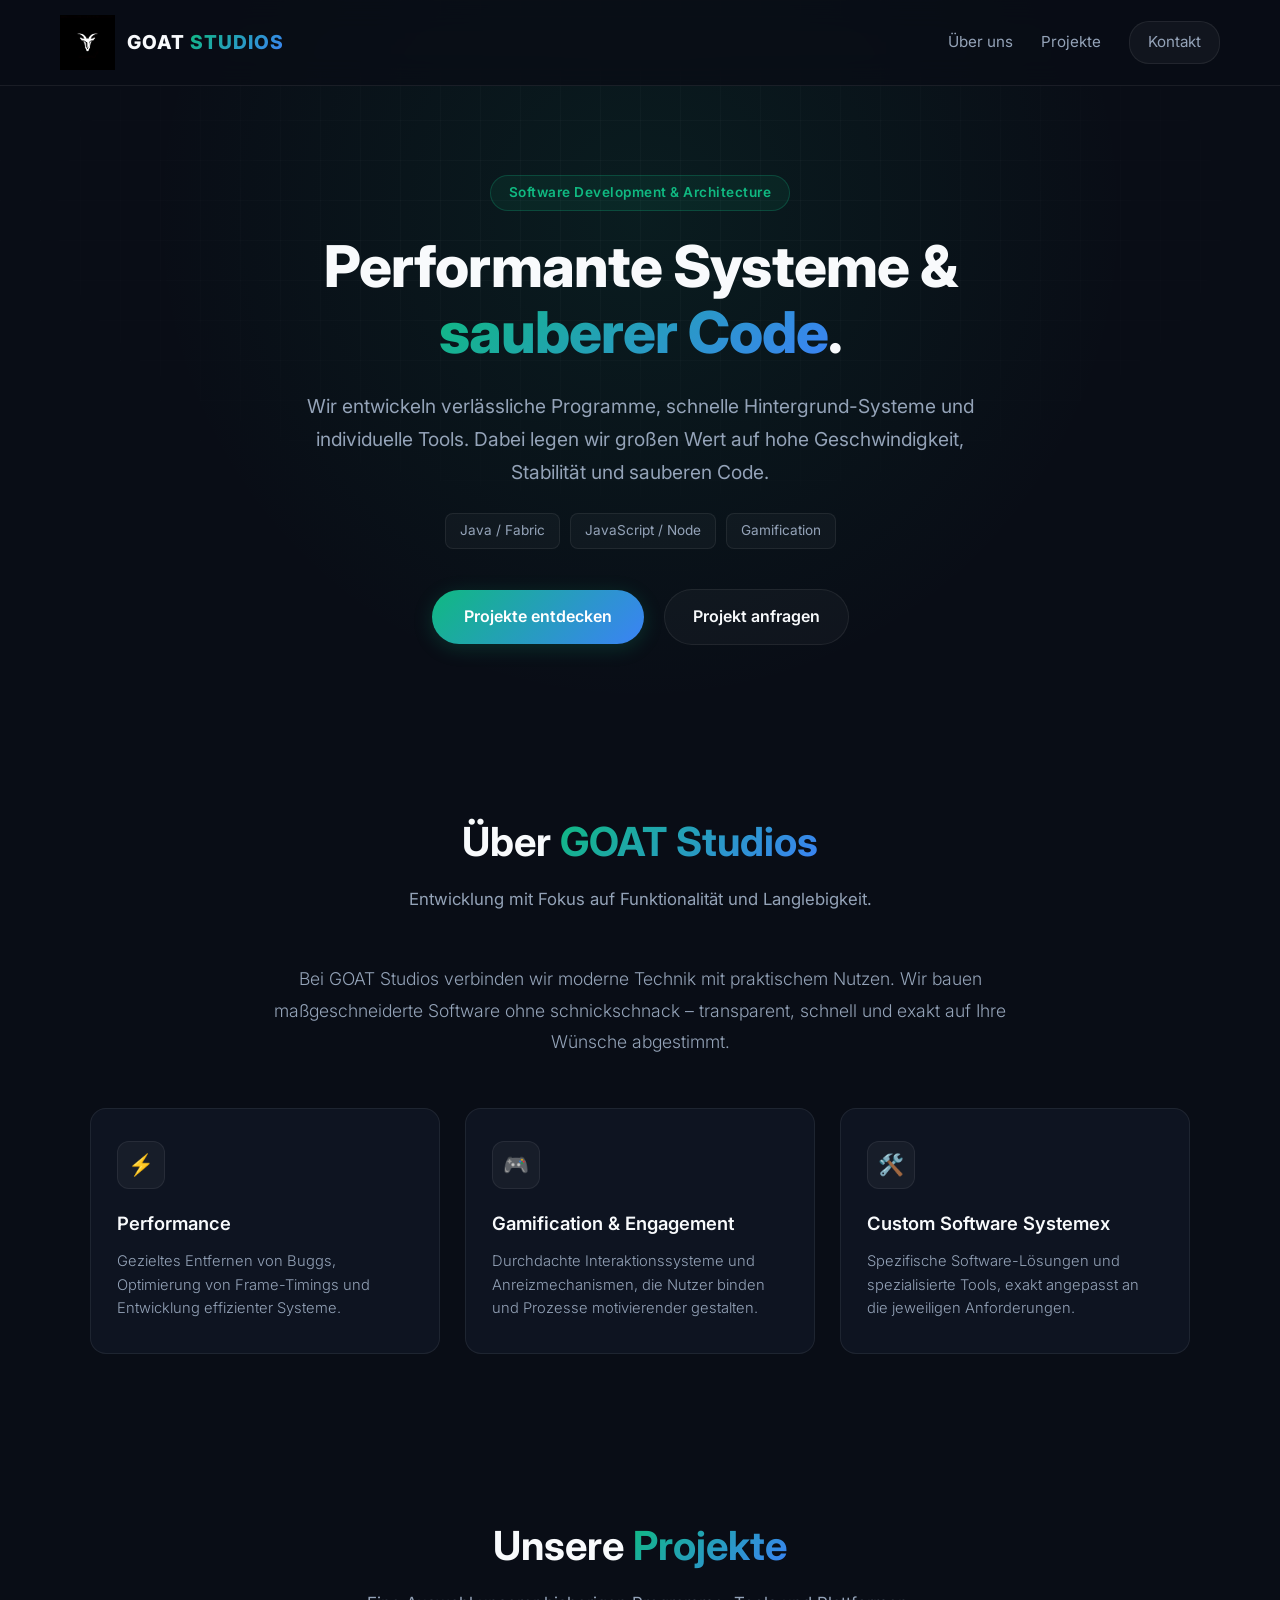
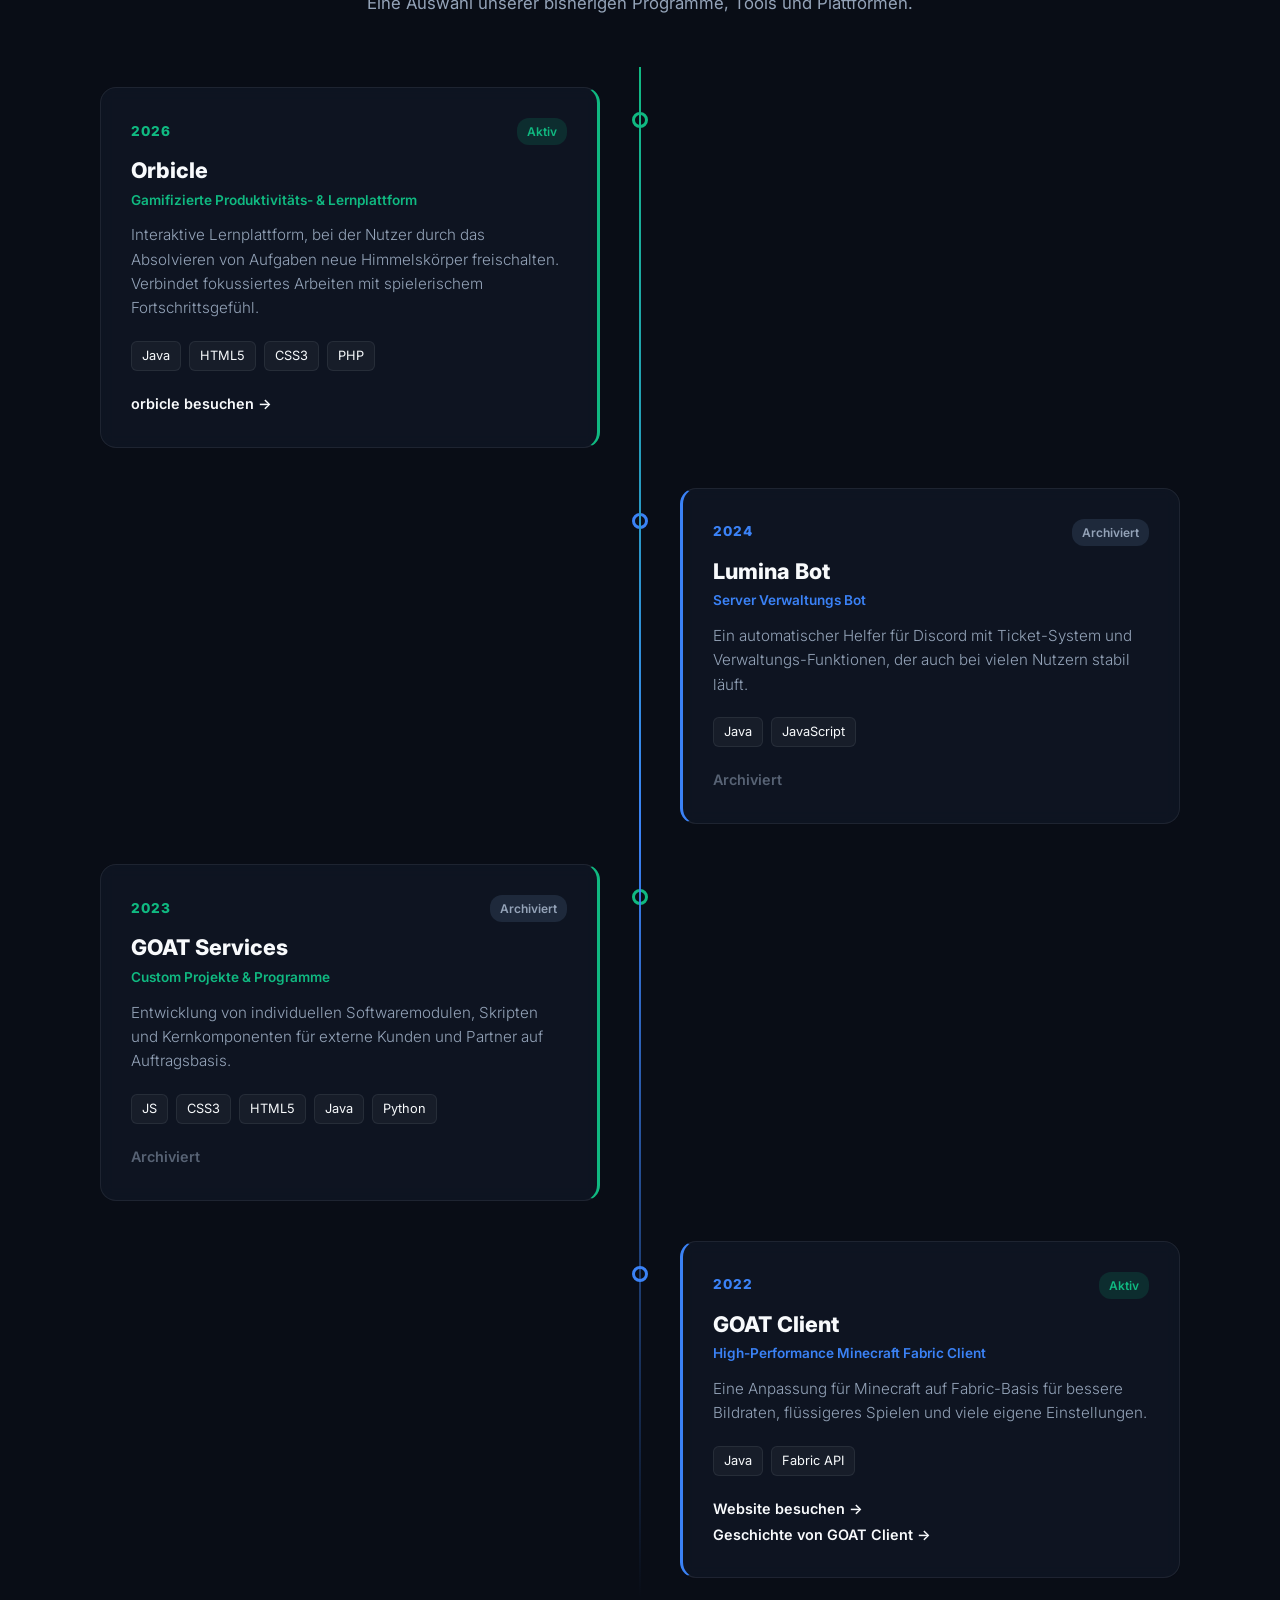
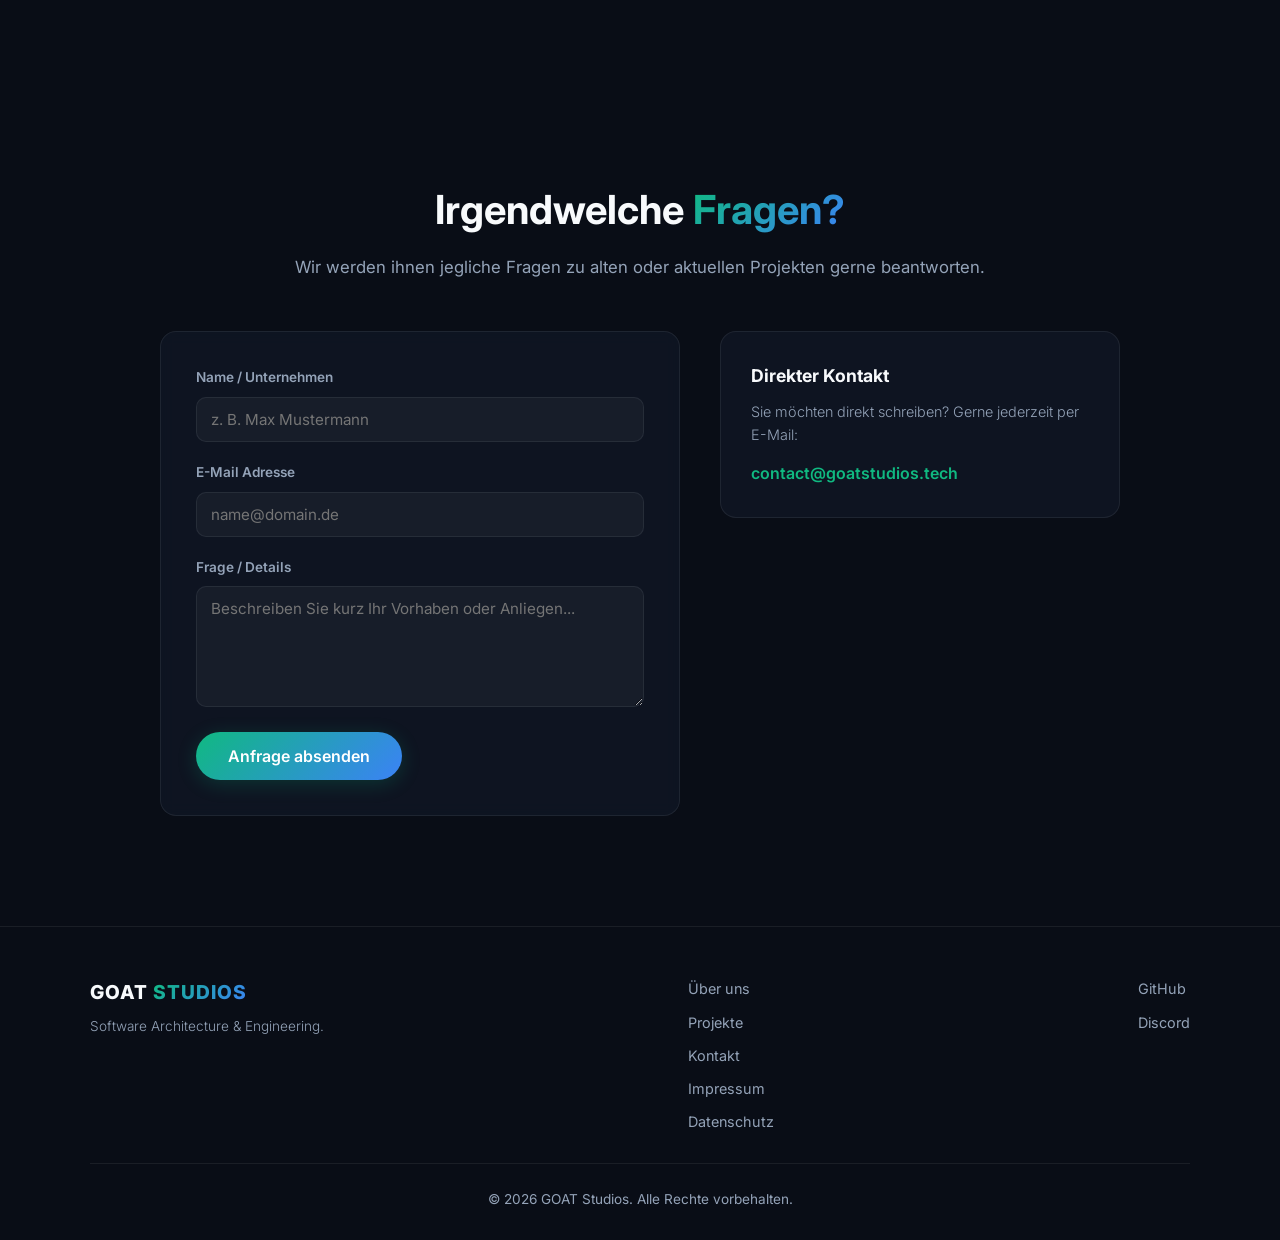
<file: index.html>
<!DOCTYPE html>
<html lang="de">
<head>
    <meta charset="UTF-8">
    <meta name="viewport" content="width=device-width, initial-scale=1.0">
    <title>GOAT Studios | Software Architecture &amp; Engineering</title>
    <meta name="description" content="GOAT Studios – Performance-Optimierung, Gamification und maßgeschneiderte Core-Systeme.">

    <meta property="og:title" content="GOAT Studios | Software Architecture & Engineering">
    <meta property="og:description" content="Performance-Optimierung, Gamification und maßgeschneiderte Core-Systeme.">
    <meta property="og:image" content="https://goatstudios.tech/og-image.png">
    <meta property="og:type" content="website">
    <meta property="og:url" content="https://goatstudios.tech/">

    <link rel="icon" type="image/svg+xml" href="favicon.svg">

    <link rel="preconnect" href="https://fonts.googleapis.com">
    <link rel="preconnect" href="https://fonts.gstatic.com" crossorigin>
    <link rel="stylesheet" href="style.css">
    <link href="https://fonts.googleapis.com/css2?family=Inter:wght@300;400;600;800&display=swap" rel="stylesheet">
</head>
<body>

    <header class="main-header">
        <div class="header-container">
            <div class="logo-area">
                <img src="GOAT_StudiosNOTEXT.png" alt="GOAT Studios Logo" class="logo" width="60" height="60" decoding="async">
                <span class="brand-name">GOAT <span class="text-gradient">STUDIOS</span></span>
            </div>
            <button class="hamburger" id="hamburger" aria-label="Menü öffnen" aria-expanded="false" aria-controls="nav-links">
                <span></span>
                <span></span>
                <span></span>
            </button>
            <nav class="nav-links" id="nav-links">
                <a href="#about">Über uns</a>
                <a href="#timeline">Projekte</a>
                <a href="#contact" class="btn-sm">Kontakt</a>
            </nav>
        </div>
    </header>

    <main>
        <!-- Hero Section -->
        <section id="hero" class="hero-section">
            <div class="hero-bg-grid"></div>
            <div class="hero-content">
                <div class="hero-badge">Software Development &amp; Architecture</div>
                <h1 class="hero-title">Performante Systeme &amp; <span class="text-gradient">sauberer Code</span>.</h1>
                <p class="hero-subtitle">
                    Wir entwickeln verlässliche Programme, schnelle Hintergrund-Systeme und individuelle Tools. Dabei legen wir großen Wert auf hohe Geschwindigkeit, Stabilität und sauberen Code.
                </p>
                
                <div class="hero-tech-pills">
                    <span>Java / Fabric</span>
                    <span>JavaScript / Node</span>
                    <span>Gamification</span>
                </div>

                <div class="hero-buttons">
                    <a href="#timeline" class="cta-button">Projekte entdecken</a>
                    <a href="#contact" class="btn-sm hero-contact-btn">Projekt anfragen</a>
                </div>
            </div>
        </section>

        <!-- Symmetrische About Section -->
        <section id="about" class="about-section">
            <div class="section-header">
                <h2 class="section-title">Über <span class="text-gradient">GOAT Studios</span></h2>
                <p>Entwicklung mit Fokus auf Funktionalität und Langlebigkeit.</p>
            </div>

            <!-- Zentrierter Einführungstext -->
            <div class="about-intro">
                <p>
                    Bei GOAT Studios verbinden wir moderne Technik mit praktischem Nutzen. Wir bauen maßgeschneiderte Software ohne schnickschnack – transparent, schnell und exakt auf Ihre Wünsche abgestimmt. 
                </p>
            </div>

            <!-- Symmetrisches 3er Grid -->
            <div class="about-grid-symmetric">
                <div class="pillar-card">
                    <div class="pillar-icon-wrapper">
                        <span class="pillar-icon">⚡</span>
                    </div>
                    <h3>Performance</h3>
                    <p>Gezieltes Entfernen von Buggs, Optimierung von Frame-Timings und Entwicklung effizienter Systeme.</p>
                </div>

                <div class="pillar-card">
                    <div class="pillar-icon-wrapper">
                        <span class="pillar-icon">🎮</span>
                    </div>
                    <h3>Gamification &amp; Engagement</h3>
                    <p>Durchdachte Interaktionssysteme und Anreizmechanismen, die Nutzer binden und Prozesse motivierender gestalten.</p>
                </div>

                <div class="pillar-card">
                    <div class="pillar-icon-wrapper">
                        <span class="pillar-icon">🛠️</span>
                    </div>
                    <h3>Custom Software Systemex</h3>
                    <p>Spezifische Software-Lösungen und spezialisierte Tools, exakt angepasst an die jeweiligen Anforderungen.</p>
                </div>
            </div>
        </section>

        <!-- Timeline / Project Section -->
        <section id="timeline" class="timeline-section">
            <div class="section-header">
                <h2 class="section-title">Unsere <span class="text-gradient">Projekte</span></h2>
                <p>Eine Auswahl unserer bisherigen Programme, Tools und Plattformen.</p>
            </div>

            <div class="timeline">

                <!-- Orbicle -->
                <div class="timeline-item left">
                    <div class="timeline-dot"></div>
                    <div class="content-card">
                        <div class="card-meta">
                            <span class="year-badge">2026</span>
                            <span class="status-badge active">Aktiv</span>
                        </div>
                        <h3>Orbicle</h3>
                        <p class="project-tagline">Gamifizierte Produktivitäts- &amp; Lernplattform</p>
                        <p class="project-desc">
                            Interaktive Lernplattform, bei der Nutzer durch das Absolvieren von Aufgaben neue Himmelskörper freischalten. Verbindet fokussiertes Arbeiten mit spielerischem Fortschrittsgefühl.
                        </p>
                        <div class="tech-stack">
                            <span>Java</span>
                            <span>HTML5</span>
                            <span>CSS3</span>
                            <span>PHP</span>
                        </div>
                        <a href="https://orbicle.de/" target="_blank" rel="noopener" class="project-link">orbicle besuchen &rarr;</a>
                    </div>
                </div>

                <!-- Lumina -->
                <div class="timeline-item right">
                    <div class="timeline-dot"></div>
                    <div class="content-card">
                        <div class="card-meta">
                            <span class="year-badge">2024</span>
                            <span class="status-badge archived">Archiviert</span>
                        </div>
                        <h3>Lumina Bot</h3>
                        <p class="project-tagline">Server Verwaltungs Bot</p>
                        <p class="project-desc">
                            Ein automatischer Helfer für Discord mit Ticket-System und Verwaltungs-Funktionen, der auch bei vielen Nutzern stabil läuft. 
                        </p>
                        <div class="tech-stack">
                            <span>Java</span>
                            <span>JavaScript</span>
                        </div>
                        <span class="project-link disabled">Archiviert</span>
                    </div>
                </div>

                <!-- GOAT Services -->
                <div class="timeline-item left">
                    <div class="timeline-dot"></div>
                    <div class="content-card">
                        <div class="card-meta">
                            <span class="year-badge">2023</span>
                            <span class="status-badge archived">Archiviert</span>
                        </div>
                        <h3>GOAT Services</h3>
                        <p class="project-tagline">Custom Projekte &amp; Programme</p>
                        <p class="project-desc">
                            Entwicklung von individuellen Softwaremodulen, Skripten und Kernkomponenten für externe Kunden und Partner auf Auftragsbasis.
                        </p>
                        <div class="tech-stack">
                            <span>JS</span>
                            <span>CSS3</span>
                            <span>HTML5</span>
                            <span>Java</span>
                            <span>Python</span>
                        </div>
                        <span class="project-link disabled">Archiviert</span>
                    </div>
                </div>

                <!-- GOAT Client -->
                <div class="timeline-item right">
                    <div class="timeline-dot"></div>
                    <div class="content-card">
                        <div class="card-meta">
                            <span class="year-badge">2022</span>
                            <span class="status-badge active">Aktiv</span>
                        </div>
                        <h3>GOAT Client</h3>
                        <p class="project-tagline">High-Performance Minecraft Fabric Client</p>
                        <p class="project-desc">
                            Eine Anpassung für Minecraft auf Fabric-Basis für bessere Bildraten, flüssigeres Spielen und viele eigene Einstellungen. 
                        </p>
                        <div class="tech-stack">
                            <span>Java</span>
                            <span>Fabric API</span>
                        </div>
                        <a href="https://www.goatclient.com/" target="_blank" rel="noopener" class="project-link">Website besuchen &rarr;</a> <br>
                        <a href="/goat-client-info" target="_blank" rel="noopener" class="project-link">Geschichte von GOAT Client &rarr;</a>
                    </div>
                </div>

            </div>
        </section>

        <!-- Contact Section -->
        <section id="contact" class="contact-section">
            <div class="section-header">
                <h2 class="section-title">Irgendwelche <span class="text-gradient">Fragen?</span></h2>
                <p>Wir werden ihnen jegliche Fragen zu alten oder aktuellen Projekten gerne beantworten.</p>
            </div>

            <div class="contact-wrapper">
                <form id="contact-form" class="contact-form">
                    <div class="form-group">
                        <label for="name">Name / Unternehmen</label>
                        <input type="text" id="name" name="name" placeholder="z. B. Max Mustermann" required>
                    </div>
                    <div class="form-group">
                        <label for="email">E-Mail Adresse</label>
                        <input type="email" id="email" name="email" placeholder="name@domain.de" required>
                    </div>
                    <div class="form-group">
                        <label for="message">Frage / Details</label>
                        <textarea id="message" name="message" rows="5" placeholder="Beschreiben Sie kurz Ihr Vorhaben oder Anliegen..." required></textarea>
                    </div>
                    <button type="submit" class="cta-button contact-submit">Anfrage absenden</button>
                </form>

                <div class="contact-direct">
                    <h3>Direkter Kontakt</h3>
                    <p>Sie möchten direkt schreiben? Gerne jederzeit per E-Mail:</p>
                    <a href="mailto:contact@goatstudios.tech" class="contact-email">contact@goatstudios.tech</a>
                </div>
            </div>
        </section>
    </main>

    <footer>
        <div class="footer-container">
            <div class="footer-brand">
                <span class="brand-name">GOAT <span class="text-gradient">STUDIOS</span></span>
                <p class="footer-tagline">Software Architecture &amp; Engineering.</p>
            </div>

            <div class="footer-links">
                <a href="#about">Über uns</a>
                <a href="#timeline">Projekte</a>
                <a href="#contact">Kontakt</a>
                <a href="impressum.html">Impressum</a>
                <a href="datenschutz.html">Datenschutz</a>
            </div>

            <div class="footer-social">
                <a href="#" aria-label="GitHub" class="social-link">GitHub</a>
                <a href="#" aria-label="Discord" class="social-link">Discord</a>
            </div>
        </div>
        <p class="footer-copy">&copy; <span id="current-year"></span> GOAT Studios. Alle Rechte vorbehalten.</p>
    </footer>

    <script src="script.js"></script>
</body>
</html>
</file>
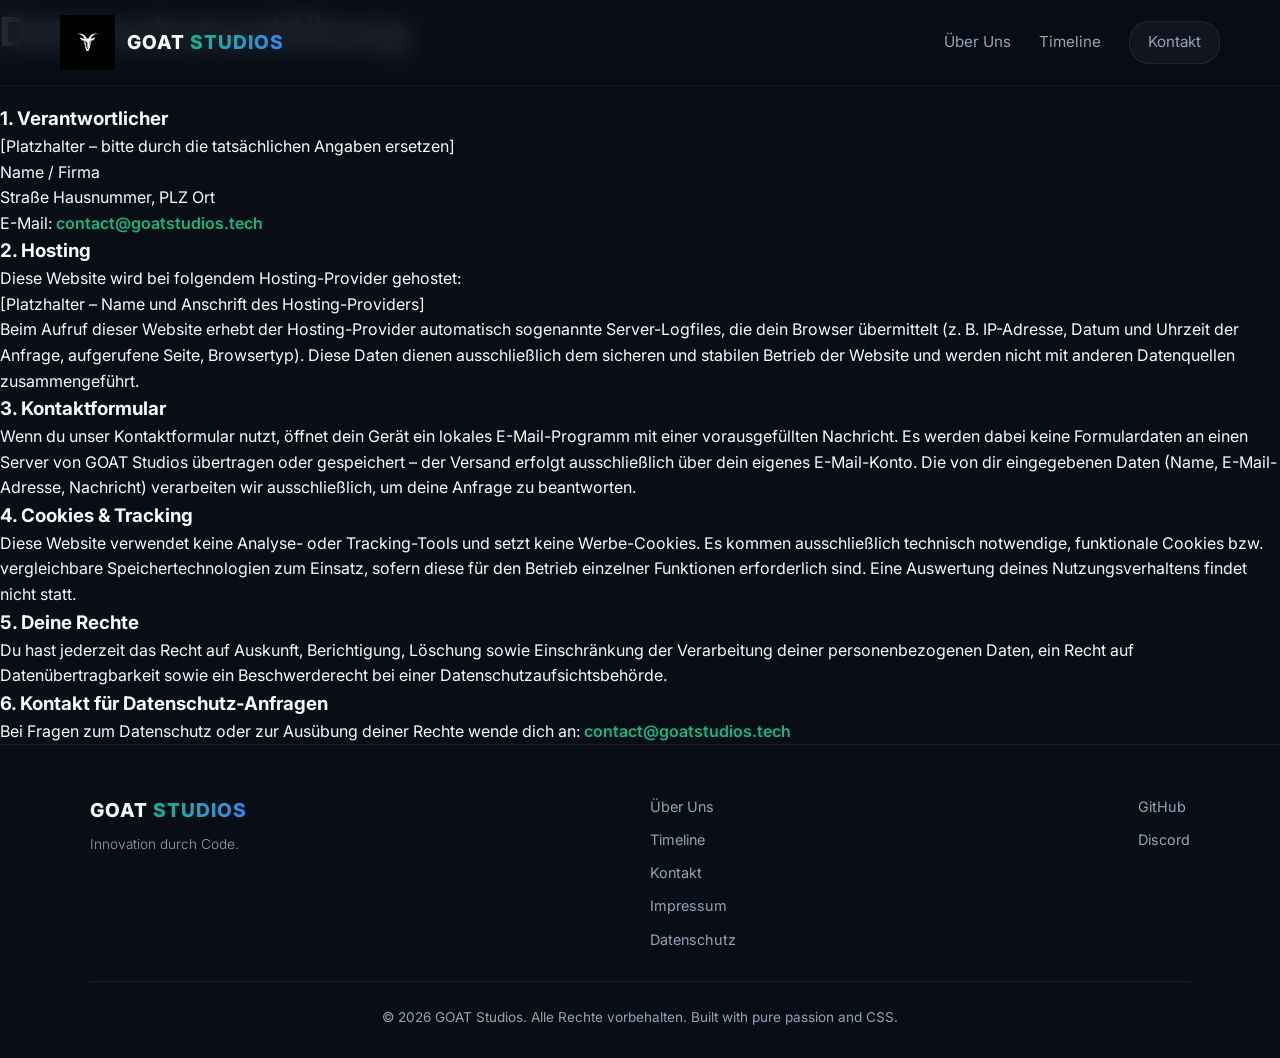
<file: datenschutz.html>
<!DOCTYPE html>
<html lang="de">
<head>
    <meta charset="UTF-8">
    <meta name="viewport" content="width=device-width, initial-scale=1.0">
    <title>Datenschutz | GOAT Studios</title>
    <meta name="description" content="Datenschutzerklärung der GOAT Studios Website – ohne Tracking, ohne Analytics.">
    <link rel="icon" type="image/svg+xml" href="favicon.svg">
    <link rel="preconnect" href="https://fonts.googleapis.com">
    <link rel="preconnect" href="https://fonts.gstatic.com" crossorigin>
    <link rel="stylesheet" href="style.css">
    <link href="https://fonts.googleapis.com/css2?family=Inter:wght@300;400;600;800&display=swap" rel="stylesheet">
</head>
<body>

    <header class="main-header">
        <div class="header-container">
            <div class="logo-area">
                <img src="GOAT_StudiosNOTEXT.png" alt="GOAT Studios Logo" class="logo" width="60" height="60" decoding="async">
                <span class="brand-name">GOAT <span class="text-gradient">STUDIOS</span></span>
            </div>
            <button class="hamburger" id="hamburger" aria-label="Menü öffnen" aria-expanded="false" aria-controls="nav-links">
                <span></span>
                <span></span>
                <span></span>
            </button>
            <nav class="nav-links" id="nav-links">
                <a href="index.html#about">Über Uns</a>
                <a href="index.html#timeline">Timeline</a>
                <a href="index.html#contact" class="btn-sm">Kontakt</a>
            </nav>
        </div>
    </header>

    <main>
        <section class="legal-section">
            <div class="section-header" style="text-align:left; margin-bottom: 40px;">
                <h2 class="section-title">Datenschutzerklärung</h2>
            </div>
            <div class="legal-content">
                <h3>1. Verantwortlicher</h3>
                <p>
                    [Platzhalter – bitte durch die tatsächlichen Angaben ersetzen]<br>
                    Name / Firma<br>
                    Straße Hausnummer, PLZ Ort<br>
                    E-Mail: <a href="mailto:contact@goatstudios.tech" class="contact-email">contact@goatstudios.tech</a>
                </p>

                <h3>2. Hosting</h3>
                <p>
                    Diese Website wird bei folgendem Hosting-Provider gehostet:<br>
                    [Platzhalter – Name und Anschrift des Hosting-Providers]
                </p>
                <p>
                    Beim Aufruf dieser Website erhebt der Hosting-Provider automatisch sogenannte Server-Logfiles,
                    die dein Browser übermittelt (z. B. IP-Adresse, Datum und Uhrzeit der Anfrage, aufgerufene Seite,
                    Browsertyp). Diese Daten dienen ausschließlich dem sicheren und stabilen Betrieb der Website und
                    werden nicht mit anderen Datenquellen zusammengeführt.
                </p>

                <h3>3. Kontaktformular</h3>
                <p>
                    Wenn du unser Kontaktformular nutzt, öffnet dein Gerät ein lokales E-Mail-Programm mit einer
                    vorausgefüllten Nachricht. Es werden dabei keine Formulardaten an einen Server von GOAT Studios
                    übertragen oder gespeichert – der Versand erfolgt ausschließlich über dein eigenes E-Mail-Konto.
                    Die von dir eingegebenen Daten (Name, E-Mail-Adresse, Nachricht) verarbeiten wir ausschließlich,
                    um deine Anfrage zu beantworten.
                </p>

                <h3>4. Cookies & Tracking</h3>
                <p>
                    Diese Website verwendet keine Analyse- oder Tracking-Tools und setzt keine Werbe-Cookies.
                    Es kommen ausschließlich technisch notwendige, funktionale Cookies bzw. vergleichbare
                    Speichertechnologien zum Einsatz, sofern diese für den Betrieb einzelner Funktionen erforderlich
                    sind. Eine Auswertung deines Nutzungsverhaltens findet nicht statt.
                </p>

                <h3>5. Deine Rechte</h3>
                <p>
                    Du hast jederzeit das Recht auf Auskunft, Berichtigung, Löschung sowie Einschränkung der
                    Verarbeitung deiner personenbezogenen Daten, ein Recht auf Datenübertragbarkeit sowie ein
                    Beschwerderecht bei einer Datenschutzaufsichtsbehörde.
                </p>

                <h3>6. Kontakt für Datenschutz-Anfragen</h3>
                <p>
                    Bei Fragen zum Datenschutz oder zur Ausübung deiner Rechte wende dich an:
                    <a href="mailto:contact@goatstudios.tech" class="contact-email">contact@goatstudios.tech</a>
                </p>
            </div>
        </section>
    </main>

    <footer>
        <div class="footer-container">
            <div class="footer-brand">
                <span class="brand-name">GOAT <span class="text-gradient">STUDIOS</span></span>
                <p class="footer-tagline">Innovation durch Code.</p>
            </div>
            <div class="footer-links">
                <a href="index.html#about">Über Uns</a>
                <a href="index.html#timeline">Timeline</a>
                <a href="index.html#contact">Kontakt</a>
                <a href="impressum.html">Impressum</a>
                <a href="datenschutz.html">Datenschutz</a>
            </div>
            <div class="footer-social">
                <a href="#" aria-label="GitHub" class="social-link">GitHub</a>
                <a href="#" aria-label="Discord" class="social-link">Discord</a>
            </div>
        </div>
        <p class="footer-copy">&copy; <span id="current-year"></span> GOAT Studios. Alle Rechte vorbehalten. Built with pure passion and CSS.</p>
    </footer>

    <script src="script.js"></script>
</body>
</html>
</file>
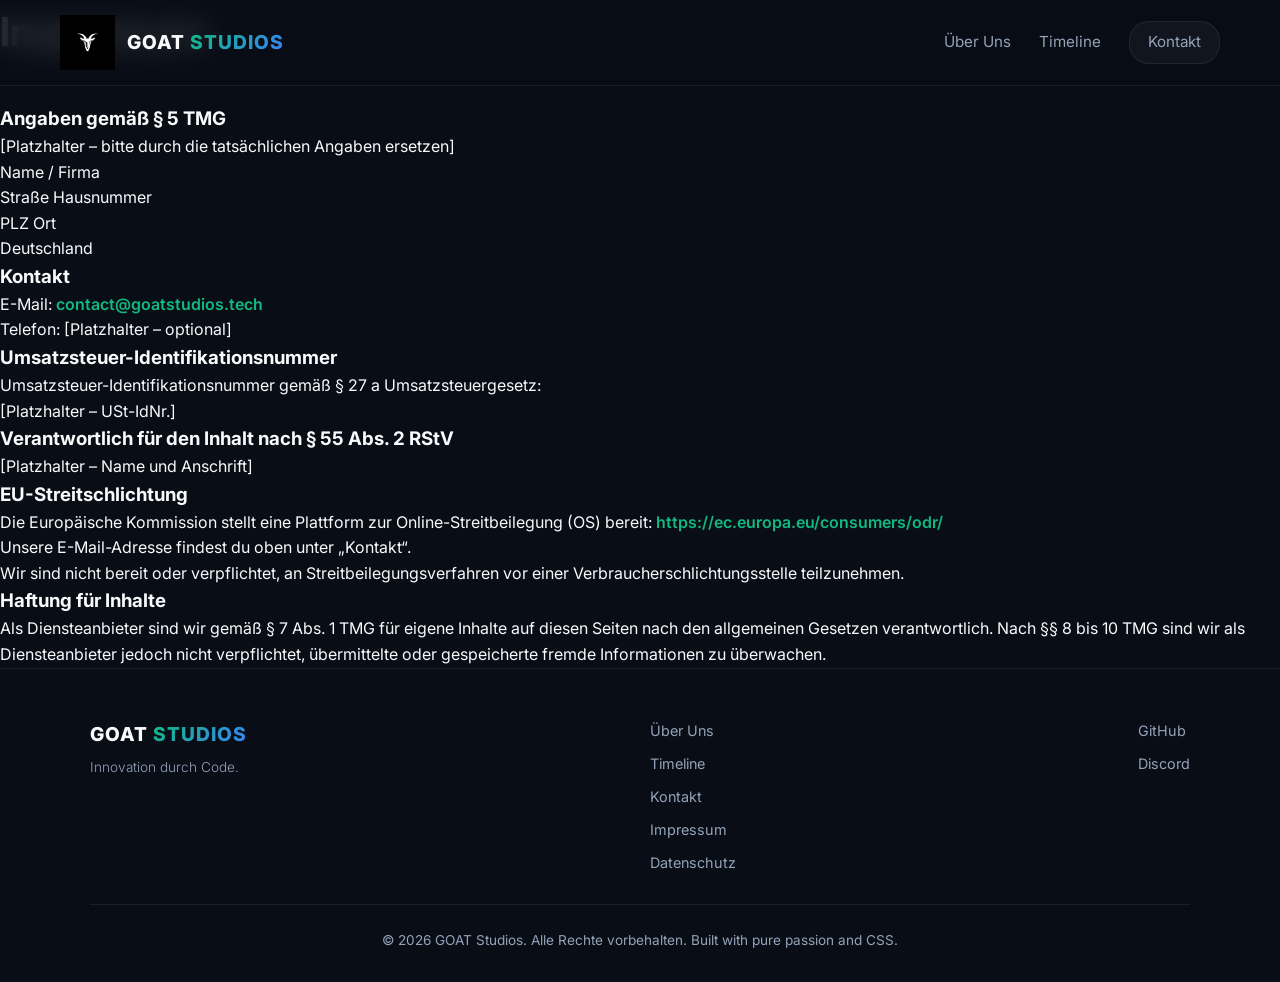
<file: impressum.html>
<!DOCTYPE html>
<html lang="de">
<head>
    <meta charset="UTF-8">
    <meta name="viewport" content="width=device-width, initial-scale=1.0">
    <title>Impressum | GOAT Studios</title>
    <meta name="description" content="Impressum der GOAT Studios Website – Angaben gemäß § 5 TMG.">
    <link rel="icon" type="image/svg+xml" href="favicon.svg">
    <link rel="preconnect" href="https://fonts.googleapis.com">
    <link rel="preconnect" href="https://fonts.gstatic.com" crossorigin>
    <link rel="stylesheet" href="style.css">
    <link href="https://fonts.googleapis.com/css2?family=Inter:wght@300;400;600;800&display=swap" rel="stylesheet">
</head>
<body>

    <header class="main-header">
        <div class="header-container">
            <div class="logo-area">
                <img src="GOAT_StudiosNOTEXT.png" alt="GOAT Studios Logo" class="logo" width="60" height="60" decoding="async">
                <span class="brand-name">GOAT <span class="text-gradient">STUDIOS</span></span>
            </div>
            <button class="hamburger" id="hamburger" aria-label="Menü öffnen" aria-expanded="false" aria-controls="nav-links">
                <span></span>
                <span></span>
                <span></span>
            </button>
            <nav class="nav-links" id="nav-links">
                <a href="index.html#about">Über Uns</a>
                <a href="index.html#timeline">Timeline</a>
                <a href="index.html#contact" class="btn-sm">Kontakt</a>
            </nav>
        </div>
    </header>

    <main>
        <section class="legal-section">
            <div class="section-header" style="text-align:left; margin-bottom: 40px;">
                <h2 class="section-title">Impressum</h2>
            </div>
            <div class="legal-content">
                <h3>Angaben gemäß § 5 TMG</h3>
                <p>
                    [Platzhalter – bitte durch die tatsächlichen Angaben ersetzen]<br>
                    Name / Firma<br>
                    Straße Hausnummer<br>
                    PLZ Ort<br>
                    Deutschland
                </p>

                <h3>Kontakt</h3>
                <p>
                    E-Mail: <a href="mailto:contact@goatstudios.tech" class="contact-email">contact@goatstudios.tech</a><br>
                    Telefon: [Platzhalter – optional]
                </p>

                <h3>Umsatzsteuer-Identifikationsnummer</h3>
                <p>
                    Umsatzsteuer-Identifikationsnummer gemäß § 27 a Umsatzsteuergesetz:<br>
                    [Platzhalter – USt-IdNr.]
                </p>

                <h3>Verantwortlich für den Inhalt nach § 55 Abs. 2 RStV</h3>
                <p>[Platzhalter – Name und Anschrift]</p>

                <h3>EU-Streitschlichtung</h3>
                <p>
                    Die Europäische Kommission stellt eine Plattform zur Online-Streitbeilegung (OS) bereit:
                    <a href="https://ec.europa.eu/consumers/odr/" class="contact-email" target="_blank" rel="noopener noreferrer">https://ec.europa.eu/consumers/odr/</a><br>
                    Unsere E-Mail-Adresse findest du oben unter „Kontakt“.
                </p>
                <p>
                    Wir sind nicht bereit oder verpflichtet, an Streitbeilegungsverfahren vor einer
                    Verbraucherschlichtungsstelle teilzunehmen.
                </p>

                <h3>Haftung für Inhalte</h3>
                <p>
                    Als Diensteanbieter sind wir gemäß § 7 Abs. 1 TMG für eigene Inhalte auf diesen Seiten nach den
                    allgemeinen Gesetzen verantwortlich. Nach §§ 8 bis 10 TMG sind wir als Diensteanbieter jedoch
                    nicht verpflichtet, übermittelte oder gespeicherte fremde Informationen zu überwachen.
                </p>
            </div>
        </section>
    </main>

    <footer>
        <div class="footer-container">
            <div class="footer-brand">
                <span class="brand-name">GOAT <span class="text-gradient">STUDIOS</span></span>
                <p class="footer-tagline">Innovation durch Code.</p>
            </div>
            <div class="footer-links">
                <a href="index.html#about">Über Uns</a>
                <a href="index.html#timeline">Timeline</a>
                <a href="index.html#contact">Kontakt</a>
                <a href="impressum.html">Impressum</a>
                <a href="datenschutz.html">Datenschutz</a>
            </div>
            <div class="footer-social">
                <a href="#" aria-label="GitHub" class="social-link">GitHub</a>
                <a href="#" aria-label="Discord" class="social-link">Discord</a>
            </div>
        </div>
        <p class="footer-copy">&copy; <span id="current-year"></span> GOAT Studios. Alle Rechte vorbehalten. Built with pure passion and CSS.</p>
    </footer>

    <script src="script.js"></script>
</body>
</html>
</file>
<file: style.css>
/* --- Global Reset & Variablen --- */
:root {
    --bg-dark: #090d16;
    --bg-card: rgba(18, 26, 41, 0.65);
    --bg-card-hover: rgba(26, 38, 60, 0.85);
    --border-color: rgba(255, 255, 255, 0.07);

    --text-main: #f8fafc;
    --text-muted: #94a3b8;

    --emerald: #10b981;
    --blue: #3b82f6;
    --gray-dark: #1e293b;

    --glow-emerald: rgba(16, 185, 129, 0.2);
    --glow-blue: rgba(59, 130, 246, 0.2);
}

* {
    box-sizing: border-box;
    margin: 0;
    padding: 0;
}

html {
    scroll-behavior: smooth;
}

body {
    background-color: var(--bg-dark);
    color: var(--text-main);
    font-family: 'Inter', sans-serif;
    overflow-x: hidden;
    line-height: 1.6;
}

/* Custom Scrollbar */
::-webkit-scrollbar { width: 8px; }
::-webkit-scrollbar-track { background: var(--bg-dark); }
::-webkit-scrollbar-thumb { background: var(--gray-dark); border-radius: 4px; }
::-webkit-scrollbar-thumb:hover { background: var(--emerald); }

/* --- Hilfsklassen --- */
.text-gradient {
    background: linear-gradient(135deg, var(--emerald), var(--blue));
    -webkit-background-clip: text;
    -webkit-text-fill-color: transparent;
}

/* --- Header & Navigation --- */
.main-header {
    position: fixed;
    top: 0; left: 0; width: 100%;
    z-index: 1000;
    background: rgba(9, 13, 22, 0.8);
    backdrop-filter: blur(14px);
    border-bottom: 1px solid var(--border-color);
}

.header-container {
    max-width: 1200px;
    margin: 0 auto;
    padding: 15px 20px;
    display: flex;
    justify-content: space-between;
    align-items: center;
}

.logo-area {
    display: flex;
    align-items: center;
    gap: 12px;
}

.logo {
    height: 55px;
    width: auto;
    filter: invert(1) brightness(1.2);
}

.brand-name {
    font-weight: 800;
    letter-spacing: 1px;
    font-size: 1.2rem;
}

.nav-links {
    display: flex;
    align-items: center;
    gap: 28px;
}

.nav-links a {
    color: var(--text-muted);
    text-decoration: none;
    font-size: 0.95rem;
    position: relative;
    transition: color 0.3s;
}

.nav-links a:hover { color: var(--text-main); }
.nav-links a.active { color: var(--text-main); }

.nav-links a.active::after {
    content: '';
    position: absolute;
    left: 0; right: 0; bottom: -6px;
    height: 2px;
    border-radius: 2px;
    background: linear-gradient(135deg, var(--emerald), var(--blue));
}

.btn-sm {
    background: rgba(255, 255, 255, 0.04);
    padding: 8px 18px;
    border-radius: 20px;
    border: 1px solid var(--border-color);
    transition: all 0.3s ease;
}

.btn-sm:hover {
    border-color: var(--emerald);
    box-shadow: 0 0 12px var(--glow-emerald);
    transform: translateY(-2px);
}

/* --- Hamburger-Menü --- */
.hamburger {
    display: none;
    flex-direction: column;
    justify-content: center;
    gap: 5px;
    background: none;
    border: none;
    cursor: pointer;
    padding: 8px;
    z-index: 1100;
}

.hamburger span {
    width: 24px;
    height: 2px;
    background: var(--text-main);
    border-radius: 2px;
    transition: transform 0.3s ease, opacity 0.3s ease;
}

.hamburger.open span:nth-child(1) { transform: translateY(7px) rotate(45deg); }
.hamburger.open span:nth-child(2) { opacity: 0; }
.hamburger.open span:nth-child(3) { transform: translateY(-7px) rotate(-45deg); }

/* --- Hero Sektion --- */
.hero-section {
    position: relative;
    min-height: 80vh;
    display: flex;
    align-items: center;
    justify-content: center;
    text-align: center;
    padding: 160px 20px 60px 20px;
    background: radial-gradient(circle at 50% 30%, rgba(16, 185, 129, 0.09), transparent 60%);
    overflow: hidden;
}

.hero-bg-grid {
    position: absolute;
    inset: 0;
    z-index: 0;
    background-image:
        linear-gradient(to right, rgba(255, 255, 255, 0.025) 1px, transparent 1px),
        linear-gradient(to bottom, rgba(255, 255, 255, 0.025) 1px, transparent 1px);
    background-size: 40px 40px;
    -webkit-mask-image: radial-gradient(ellipse 70% 60% at 50% 30%, #000 20%, transparent 80%);
    mask-image: radial-gradient(ellipse 70% 60% at 50% 30%, #000 20%, transparent 80%);
    pointer-events: none;
}

.hero-content {
    position: relative;
    z-index: 1;
    max-width: 850px;
    display: flex;
    flex-direction: column;
    align-items: center;
}

.hero-badge {
    background: rgba(16, 185, 129, 0.08);
    border: 1px solid rgba(16, 185, 129, 0.25);
    color: var(--emerald);
    font-size: 0.85rem;
    padding: 6px 18px;
    border-radius: 20px;
    margin-bottom: 22px;
    font-weight: 600;
    letter-spacing: 0.5px;
}

.hero-title {
    font-size: 3.6rem;
    font-weight: 800;
    line-height: 1.15;
    margin-bottom: 25px;
    letter-spacing: -1px;
}

.hero-subtitle {
    color: var(--text-muted);
    font-size: 1.2rem;
    margin-bottom: 25px;
    font-weight: 400;
    line-height: 1.7;
    max-width: 720px;
}

.hero-tech-pills {
    display: flex;
    gap: 10px;
    flex-wrap: wrap;
    justify-content: center;
    margin-bottom: 40px;
}

.hero-tech-pills span {
    background: rgba(255, 255, 255, 0.03);
    border: 1px solid var(--border-color);
    padding: 6px 14px;
    border-radius: 8px;
    font-size: 0.85rem;
    color: var(--text-muted);
}

.hero-buttons {
    display: flex;
    align-items: center;
    gap: 20px;
}

.hero-contact-btn {
    padding: 14px 28px !important;
    border-radius: 30px !important;
    text-decoration: none;
    font-weight: 600;
    color: var(--text-main) !important;
    transition: all 0.3s ease;
    background: rgba(255, 255, 255, 0.03);
}

.hero-contact-btn:hover {
    background: rgba(255, 255, 255, 0.08);
    border-color: var(--emerald);
    box-shadow: 0 0 15px var(--glow-emerald);
    transform: translateY(-2px);
}

.cta-button {
    background: linear-gradient(135deg, var(--emerald), var(--blue));
    color: #fff;
    padding: 14px 32px;
    border-radius: 30px;
    text-decoration: none;
    font-weight: 600;
    box-shadow: 0 4px 20px var(--glow-emerald);
    transition: transform 0.3s, box-shadow 0.3s;
    display: inline-block;
    border: none;
    cursor: pointer;
    font-family: inherit;
    font-size: 1rem;
}

.cta-button:hover {
    transform: translateY(-2px);
    box-shadow: 0 6px 25px var(--glow-blue);
}

/* --- Section Header --- */
.section-header { text-align: center; margin-bottom: 50px; }
.section-header h2 { font-size: 2.5rem; margin-bottom: 12px; }
.section-header p { color: var(--text-muted); font-size: 1.05rem; }

/* --- Symmetrische About Sektion --- */
.about-section {
    max-width: 1140px;
    margin: 0 auto;
    padding: 90px 20px 70px 20px;
}

.about-intro {
    max-width: 780px;
    margin: 0 auto 50px auto;
    text-align: center;
}

.about-intro p {
    color: var(--text-muted);
    font-size: 1.1rem;
    font-weight: 300;
    line-height: 1.8;
}

.about-grid-symmetric {
    display: grid;
    grid-template-columns: repeat(3, 1fr);
    gap: 25px;
}

.pillar-card {
    background: var(--bg-card);
    border: 1px solid var(--border-color);
    border-radius: 16px;
    padding: 32px 26px;
    transition: all 0.3s ease;
    display: flex;
    flex-direction: column;
    align-items: flex-start;
}

.pillar-card:hover {
    background: var(--bg-card-hover);
    transform: translateY(-4px);
    border-color: rgba(16, 185, 129, 0.4);
    box-shadow: 0 10px 30px rgba(0, 0, 0, 0.3);
}

.pillar-icon-wrapper {
    background: rgba(255, 255, 255, 0.04);
    border: 1px solid var(--border-color);
    width: 48px;
    height: 48px;
    border-radius: 12px;
    display: flex;
    align-items: center;
    justify-content: center;
    margin-bottom: 20px;
}

.pillar-icon {
    font-size: 1.3rem;
}

.pillar-card h3 {
    font-size: 1.15rem;
    margin-bottom: 12px;
    color: var(--text-main);
    font-weight: 600;
}

.pillar-card p {
    color: var(--text-muted);
    font-size: 0.92rem;
    font-weight: 300;
    line-height: 1.6;
}

/* --- Timeline Sektion --- */
.timeline-section { max-width: 1300px; margin: 0 auto; padding: 90px 20px; }

.timeline {
    position: relative;
    max-width: 1200px;
    margin: 0 auto;
}

.timeline::after {
    content: '';
    position: absolute;
    width: 2px;
    background: linear-gradient(to bottom, var(--emerald), var(--blue), transparent);
    top: 0; bottom: 0; left: 50%;
    transform: translateX(-50%);
}

.timeline-item {
    position: relative;
    width: 50%;
    padding: 20px 40px;
    opacity: 0;
    transform: translateY(24px);
    transition: opacity 0.7s cubic-bezier(0.25, 1, 0.5, 1), transform 0.7s cubic-bezier(0.25, 1, 0.5, 1);
}

.timeline-item.left { left: 0; text-align: left; }
.timeline-item.right { left: 50%; text-align: left; }

@media screen and (min-width: 768px) {
    .timeline-item.left .content-card { margin-left: auto; }
}

.timeline-dot {
    position: absolute;
    width: 16px;
    height: 16px;
    border-radius: 50%;
    background: var(--bg-dark);
    border: 3px solid var(--emerald);
    top: 45px;
    z-index: 10;
    transition: background 0.3s, transform 0.3s;
}

.timeline-item.left .timeline-dot { right: -8px; }
.timeline-item.right .timeline-dot { left: -8px; border-color: var(--blue); }

.content-card {
    background: var(--bg-card);
    padding: 30px;
    border-radius: 16px;
    border: 1px solid var(--border-color);
    position: relative;
    transition: transform 0.3s ease, border-color 0.3s ease, box-shadow 0.3s ease, background 0.3s ease;
    backdrop-filter: blur(8px);
    max-width: 500px;
}

.timeline-item.left .content-card { border-right: 3px solid var(--emerald); }
.timeline-item.right .content-card { border-left: 3px solid var(--blue); }

.timeline-item:hover .content-card {
    transform: translateY(-4px);
    background: var(--bg-card-hover);
    border-color: rgba(255, 255, 255, 0.12);
    box-shadow: 0 10px 30px rgba(0, 0, 0, 0.4);
}

.timeline-item.left:hover .timeline-dot { background: var(--emerald); transform: scale(1.2); }
.timeline-item.right:hover .timeline-dot { background: var(--blue); transform: scale(1.2); }

.card-meta {
    display: flex;
    justify-content: space-between;
    align-items: center;
    margin-bottom: 8px;
}

.year-badge {
    font-size: 0.85rem;
    font-weight: 800;
    color: var(--emerald);
    letter-spacing: 1px;
}
.timeline-item.right .year-badge { color: var(--blue); }

.status-badge {
    font-size: 0.75rem;
    padding: 4px 10px;
    border-radius: 12px;
    font-weight: 600;
}
.status-badge.active { background: rgba(16, 185, 129, 0.15); color: var(--emerald); }
.status-badge.archived { background: var(--gray-dark); color: var(--text-muted); }

.content-card h3 {
    font-size: 1.35rem;
    font-weight: 800;
    color: var(--text-main);
    margin-bottom: 2px;
}

.project-tagline {
    color: var(--emerald);
    font-size: 0.85rem;
    font-weight: 600;
    margin-bottom: 12px;
}
.timeline-item.right .project-tagline { color: var(--blue); }

.project-desc { color: var(--text-muted); font-size: 0.95rem; margin-bottom: 20px; font-weight: 300; }

.tech-stack {
    display: flex;
    gap: 8px;
    flex-wrap: wrap;
    margin-bottom: 20px;
}
.tech-stack span {
    background: rgba(255, 255, 255, 0.04);
    border: 1px solid var(--border-color);
    padding: 4px 10px;
    border-radius: 6px;
    font-size: 0.8rem;
    color: var(--text-main);
}

.project-link {
    color: var(--text-main);
    text-decoration: none;
    font-size: 0.9rem;
    font-weight: 600;
    transition: opacity 0.3s;
}
.project-link:hover { opacity: 0.7; }

.project-link.disabled {
    color: var(--text-muted);
    cursor: default;
    font-weight: 600;
    opacity: 0.55;
}

.timeline-item.visible {
    opacity: 1;
    transform: translateY(0);
}

/* --- Kontakt Sektion --- */
.contact-section {
    max-width: 1000px;
    margin: 0 auto;
    padding: 90px 20px 110px 20px;
}

.contact-wrapper {
    display: grid;
    grid-template-columns: 1.3fr 1fr;
    gap: 40px;
    align-items: start;
}

.contact-form {
    background: var(--bg-card);
    border: 1px solid var(--border-color);
    border-radius: 16px;
    padding: 35px;
    display: flex;
    flex-direction: column;
    gap: 20px;
    backdrop-filter: blur(8px);
}

.form-group {
    display: flex;
    flex-direction: column;
    gap: 8px;
}

.form-group label {
    font-size: 0.85rem;
    color: var(--text-muted);
    font-weight: 600;
}

.form-group input,
.form-group textarea {
    background: rgba(255, 255, 255, 0.04);
    border: 1px solid var(--border-color);
    border-radius: 10px;
    padding: 12px 14px;
    color: var(--text-main);
    font-family: inherit;
    font-size: 0.95rem;
    resize: vertical;
    transition: border-color 0.3s, box-shadow 0.3s;
}

.form-group input:focus,
.form-group textarea:focus {
    outline: none;
    border-color: var(--emerald);
    box-shadow: 0 0 0 3px var(--glow-emerald);
}

.contact-submit {
    align-self: flex-start;
    margin-top: 5px;
}

.contact-direct {
    background: var(--bg-card);
    border: 1px solid var(--border-color);
    border-radius: 16px;
    padding: 30px;
    height: fit-content;
}

.contact-direct h3 { margin-bottom: 10px; font-size: 1.1rem; }
.contact-direct p { color: var(--text-muted); font-size: 0.9rem; margin-bottom: 15px; font-weight: 300; }

.contact-email {
    color: var(--emerald);
    text-decoration: none;
    font-weight: 600;
    word-break: break-all;
    transition: opacity 0.3s;
}
.contact-email:hover { opacity: 0.75; }

/* --- Footer --- */
footer {
    border-top: 1px solid var(--border-color);
    padding: 50px 20px 30px 20px;
}

.footer-container {
    max-width: 1100px;
    margin: 0 auto;
    display: flex;
    flex-wrap: wrap;
    justify-content: space-between;
    align-items: flex-start;
    gap: 30px;
    padding-bottom: 30px;
    border-bottom: 1px solid var(--border-color);
}

.footer-tagline {
    color: var(--text-muted);
    font-size: 0.85rem;
    margin-top: 8px;
    font-weight: 300;
}

.footer-links,
.footer-social {
    display: flex;
    flex-direction: column;
    gap: 10px;
}

.footer-links a,
.footer-social a {
    color: var(--text-muted);
    text-decoration: none;
    font-size: 0.9rem;
    transition: color 0.3s;
}

.footer-links a:hover,
.footer-social a:hover { color: var(--text-main); }

.footer-copy {
    text-align: center;
    padding-top: 25px;
    color: var(--text-muted);
    font-size: 0.85rem;
    max-width: 1100px;
    margin: 0 auto;
}

/* --- Responsive Media Queries --- */
@media screen and (max-width: 992px) {
    .about-grid-symmetric { grid-template-columns: 1fr; gap: 20px; }
}

@media screen and (max-width: 767px) {
    .hero-title { font-size: 2.5rem; }
    .hero-subtitle { font-size: 1.05rem; }
    .hero-buttons { flex-direction: column; width: 100%; gap: 15px; }
    .cta-button, .hero-contact-btn { width: 100%; text-align: center; }

    .contact-wrapper { grid-template-columns: 1fr; }

    .timeline::after { left: 20px; }
    .timeline-item { width: 100%; padding-left: 55px; padding-right: 0; text-align: left !important; }
    .timeline-item.right { left: 0; }
    .timeline-dot { left: 12px !important; top: 45px; }
    .timeline-item.left .content-card { border-right: none; border-left: 3px solid var(--emerald); margin-left: 0; max-width: none; }

    .footer-container { flex-direction: column; }
    .hamburger { display: flex; }

    .nav-links {
        position: absolute;
        top: 100%; left: 0; right: 0;
        flex-direction: column; align-items: stretch; gap: 0;
        background: rgba(9, 13, 22, 0.97);
        backdrop-filter: blur(12px);
        border-bottom: 1px solid var(--border-color);
        max-height: 0; overflow: hidden;
        transition: max-height 0.35s ease;
    }
    .nav-links.open { max-height: 260px; }
    .nav-links a { padding: 14px 20px; width: 100%; border-bottom: 1px solid var(--border-color); }
    .nav-links a.active::after { display: none; }
    .nav-links a.active { color: var(--emerald); }
}
</file>
